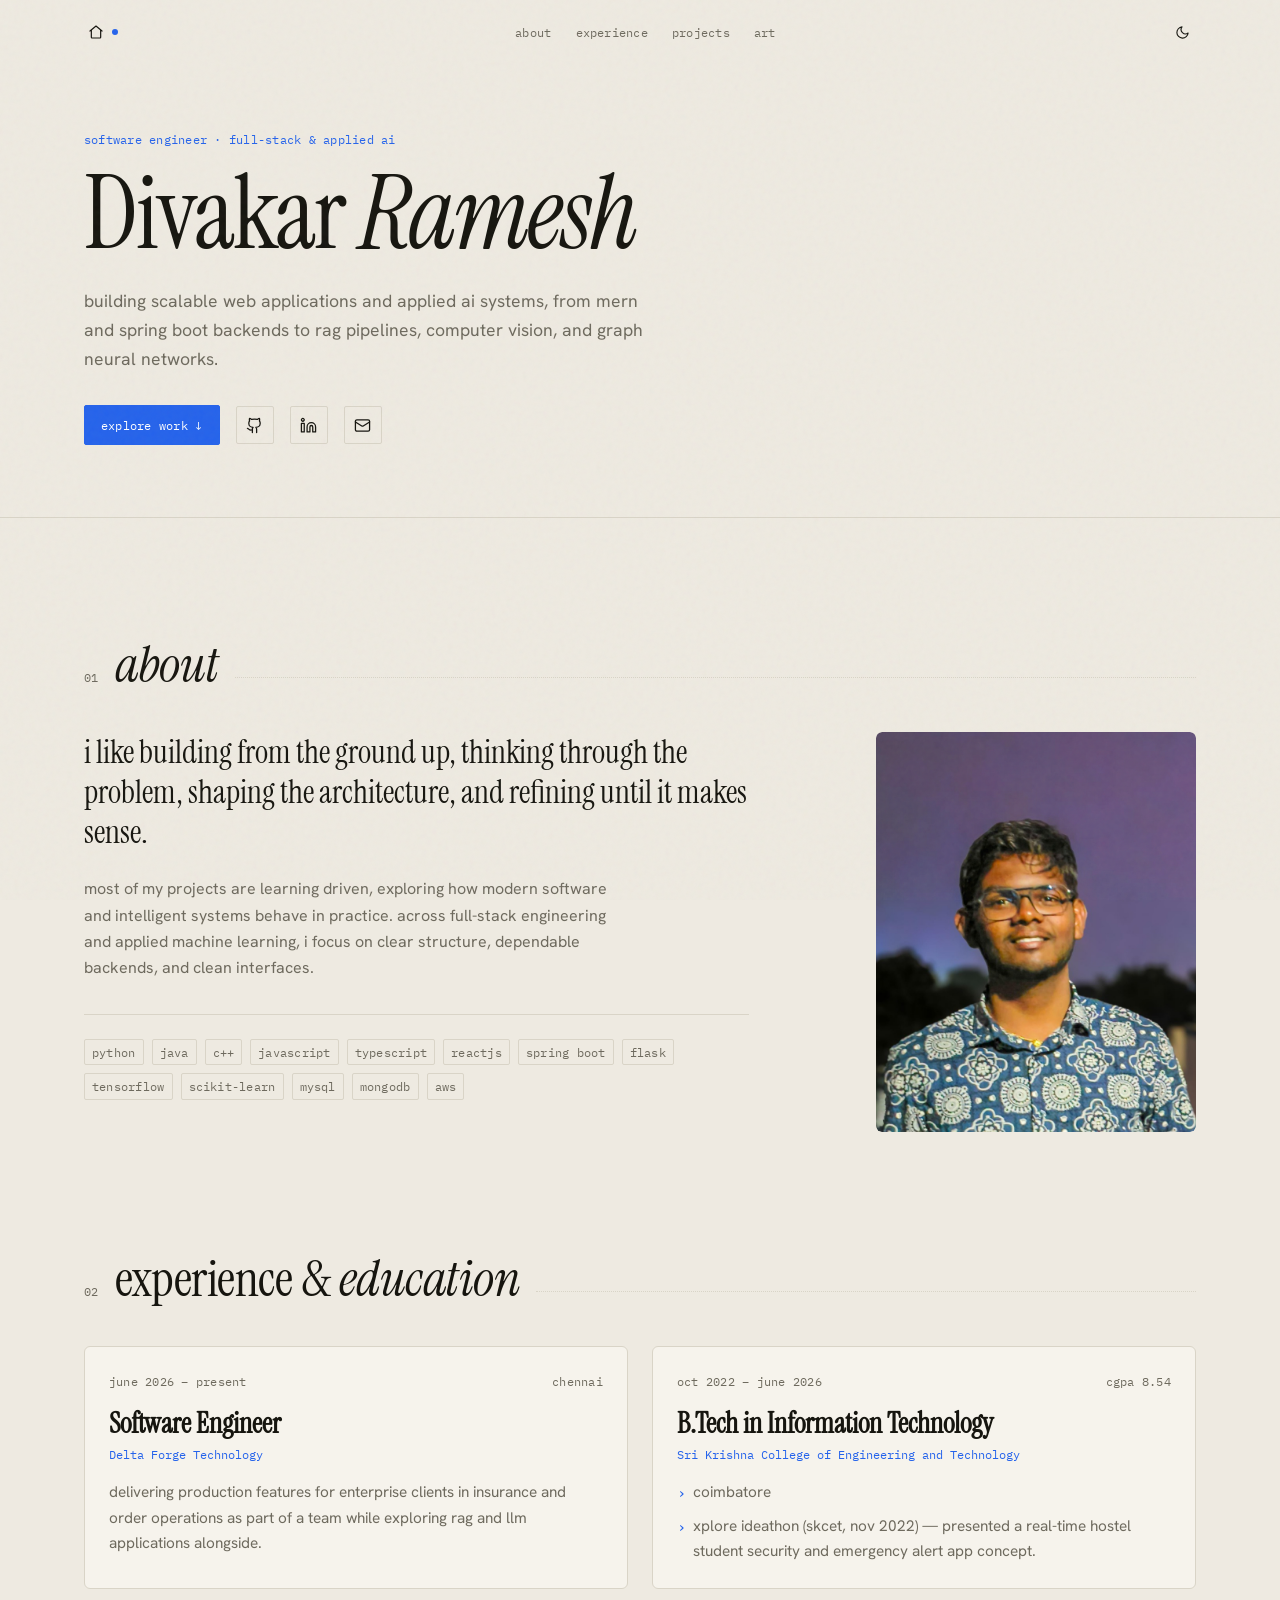
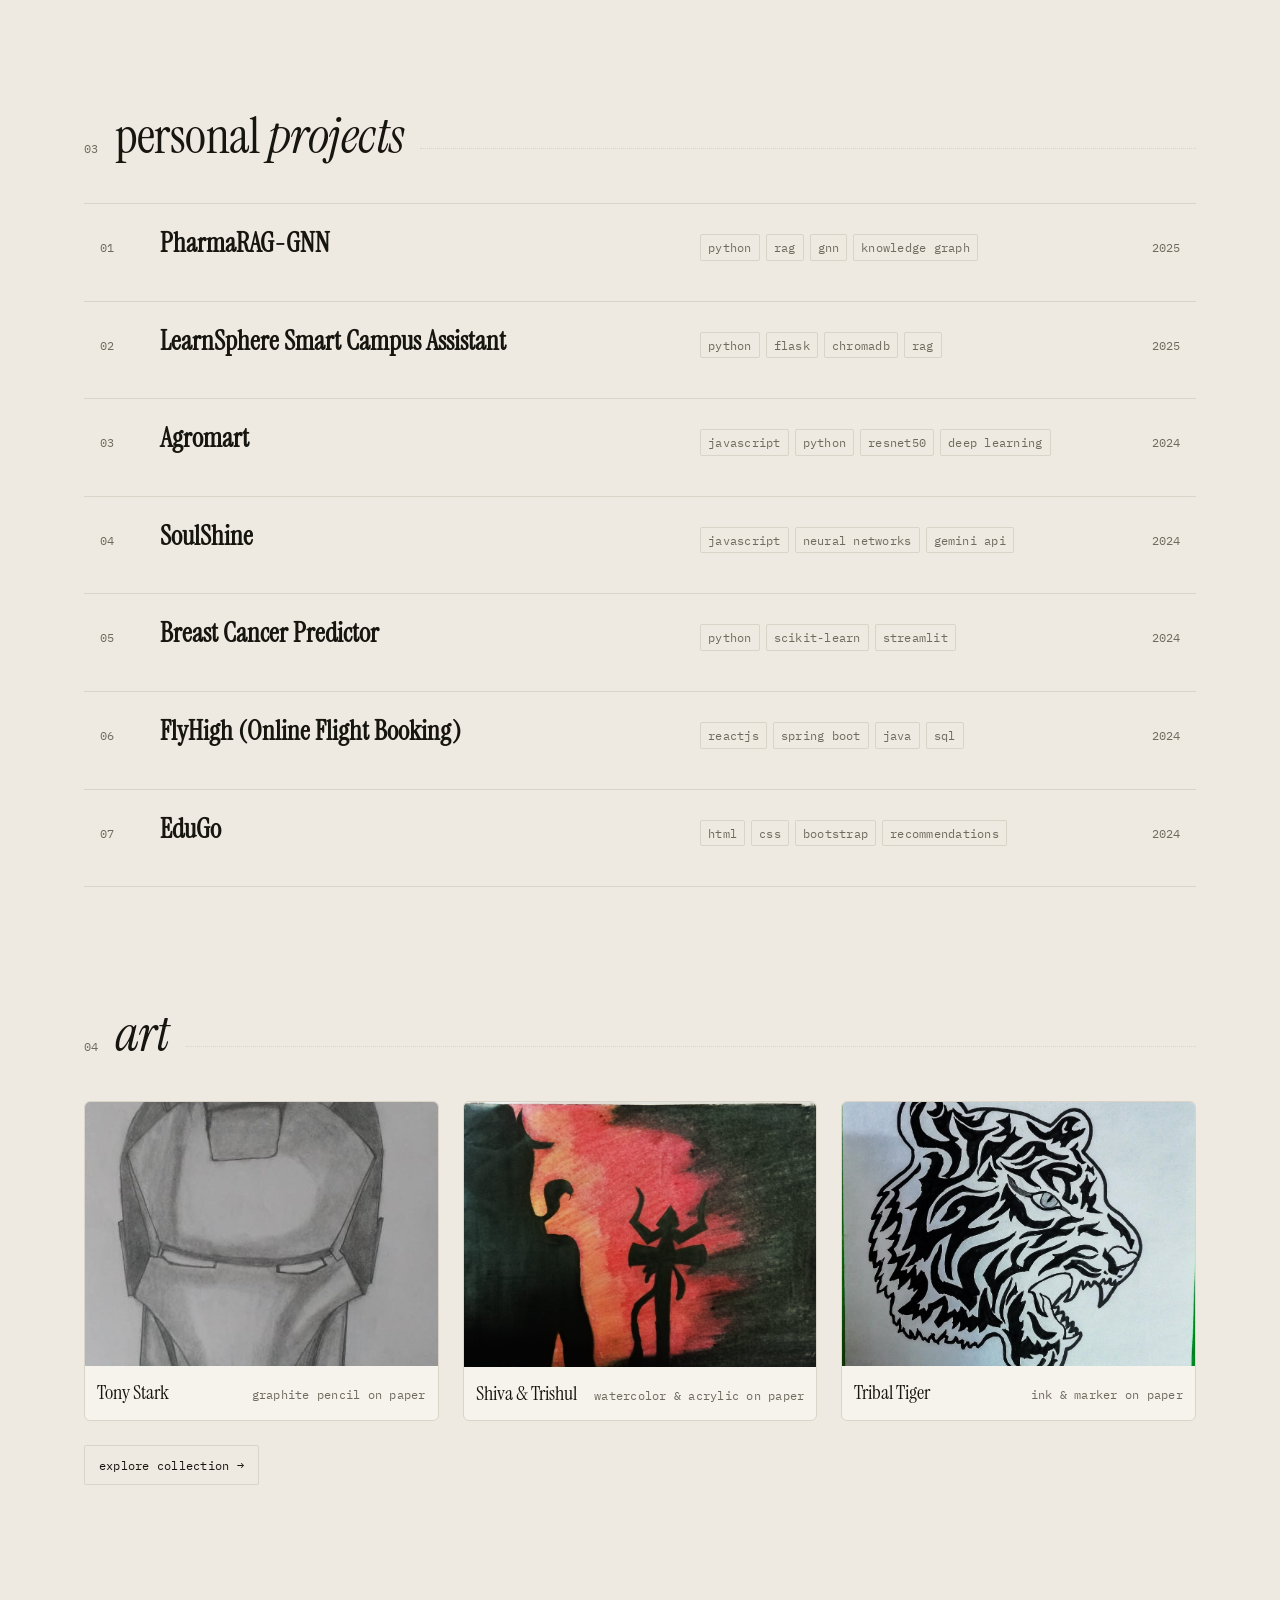
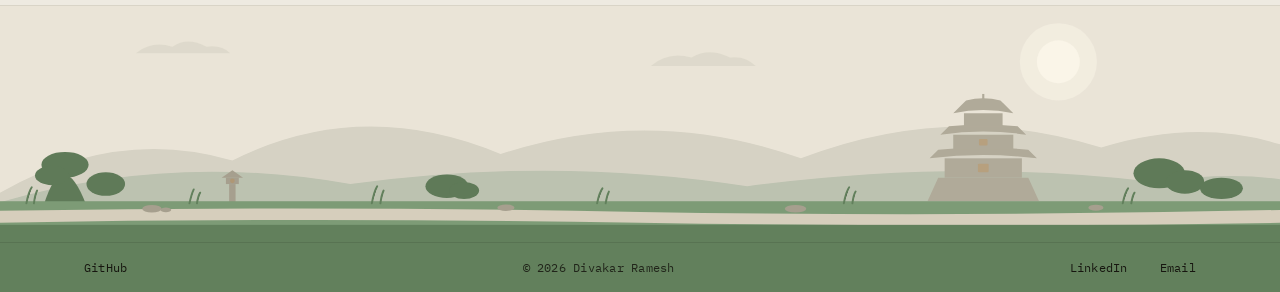
<file: index.html>
<!DOCTYPE html>
<html lang="en">
  <head>
    <meta charset="UTF-8" />
    <meta name="viewport" content="width=device-width, initial-scale=1.0, viewport-fit=cover" />
    <title>Divakar Ramesh</title>
    <meta
      name="description"
      content="Portfolio of Divakar Ramesh — software engineer building scalable full-stack web applications and applied AI systems."
    />
    <link rel="canonical" href="https://divakar74.github.io/Divakar_v1/" />
    <link rel="icon" type="image/svg+xml" href="./assets/favicon.svg" />

    <!-- Open Graph -->
    <meta property="og:type" content="website" />
    <meta property="og:title" content="Divakar Ramesh" />
    <meta
      property="og:description"
      content="Software engineer building scalable full-stack web applications and applied AI systems."
    />
    <meta property="og:url" content="https://divakar74.github.io/Divakar_v1/" />

    <!-- Twitter -->
    <meta name="twitter:card" content="summary" />
    <meta name="twitter:title" content="Divakar Ramesh" />
    <meta
      name="twitter:description"
      content="Software engineer building scalable full-stack web applications and applied AI systems."
    />

    <!-- Fonts -->
    <link rel="preconnect" href="https://fonts.googleapis.com" />
    <link rel="preconnect" href="https://fonts.gstatic.com" crossorigin />
    <link
      href="https://fonts.googleapis.com/css2?family=Hanken+Grotesk:wght@400;500&family=IBM+Plex+Mono:wght@400&family=Instrument+Serif:ital@0;1&display=swap"
      rel="stylesheet"
    />

    <!-- Styles -->
    <link rel="stylesheet" href="./css/tokens.css" />
    <link rel="stylesheet" href="./css/base.css" />
    <link rel="stylesheet" href="./css/layout.css" />
    <link rel="stylesheet" href="./css/components.css" />

    <!-- JSON-LD Person -->
    <script type="application/ld+json">
      {
        "@context": "https://schema.org",
        "@type": "Person",
        "name": "Divakar Ramesh",
        "url": "https://divakar74.github.io/Divakar_v1/",
        "jobTitle": "Software Engineer",
        "sameAs": [
          "https://github.com/Divakar74",
          "https://www.linkedin.com/in/divakar-ramesh/"
        ]
      }
    </script>

    <script>
      try {
        var t = localStorage.getItem('divakar-portfolio-theme');
        if (!t) t = window.matchMedia('(prefers-color-scheme: dark)').matches ? 'dark' : 'light';
        document.documentElement.setAttribute('data-theme', t);
      } catch (e) {}
    </script>
  </head>
  <body>
    <a class="skip-link" href="#main">skip to content</a>

    <header id="site-nav" class="site-nav">
      <div class="container nav-inner">
        <a href="#hero" class="nav-home" aria-label="Back to top">
          <svg width="16" height="16" viewBox="0 0 24 24" fill="none" stroke="currentColor" stroke-width="1.8" stroke-linecap="round" stroke-linejoin="round" aria-hidden="true">
            <path d="M3 10.5 12 3l9 7.5"/>
            <path d="M5 9.5V20a1 1 0 0 0 1 1h12a1 1 0 0 0 1-1V9.5"/>
          </svg>
          <span class="nav-home-dot" aria-hidden="true"></span>
        </a>

        <nav class="nav-links" aria-label="Primary navigation">
          <a class="nav-link" href="#about">about</a>
          <a class="nav-link" href="#experience">experience</a>
          <a class="nav-link" href="#projects">projects</a>
          <a class="nav-link" href="#art">art</a>
        </nav>

        <div class="nav-controls">
          <button
            id="theme-toggle"
            class="theme-icon-btn"
            type="button"
            aria-pressed="false"
            aria-label="Toggle light and dark theme"
          ></button>
          <button
            id="menu-toggle"
            class="menu-toggle"
            type="button"
            aria-expanded="false"
            aria-controls="mobile-menu"
          >
            menu
          </button>
        </div>
      </div>
    </header>

    <!-- Mobile full-screen overlay menu -->
    <div id="mobile-menu" class="mobile-menu" role="dialog" aria-modal="true" aria-label="Mobile navigation" hidden>
      <div class="mobile-menu-head">
        <span class="mono">menu</span>
        <button id="mobile-menu-close" class="icon-btn" type="button" aria-label="Close menu">
          <svg width="15" height="15" viewBox="0 0 24 24" fill="none" stroke="currentColor" stroke-width="1.8" stroke-linecap="round" aria-hidden="true">
            <path d="M18 6 6 18M6 6l12 12"/>
          </svg>
        </button>
      </div>
      <nav class="mobile-menu-links" aria-label="Mobile links">
        <a class="mobile-menu-link" href="#about">about</a>
        <a class="mobile-menu-link" href="#experience">experience</a>
        <a class="mobile-menu-link" href="#projects">projects</a>
        <a class="mobile-menu-link" href="#art">art</a>
      </nav>
      <span class="mono">press esc to close</span>
    </div>

    <main id="main">
      <!-- Editorial Hero -->
      <section id="hero" class="hero-section" aria-label="Introduction">
        <div class="container">
          <p id="hero-eyebrow" class="hero-eyebrow">software engineer · full-stack &amp; applied ai</p>
          <h1 class="hero-title">Divakar <span class="serif-italic">Ramesh</span></h1>
          <p id="hero-lead" class="hero-lead">
            building scalable web applications and applied ai systems, from mern and spring boot backends to rag pipelines, computer vision, and graph neural networks.
          </p>
          <div class="hero-actions">
            <a class="btn-primary" href="#experience">explore work ↓</a>
            <a class="hero-icon-link" href="https://github.com/Divakar74" target="_blank" rel="noopener noreferrer" aria-label="GitHub profile">
              <svg width="17" height="17" viewBox="0 0 24 24" fill="none" stroke="currentColor" stroke-width="1.8" stroke-linecap="round" stroke-linejoin="round" aria-hidden="true">
                <path d="M15 22v-4a4.8 4.8 0 0 0-1-3.5c3 0 6-2 6-5.5.08-1.25-.27-2.48-1-3.5.28-1.15.28-2.35 0-3.5 0 0-1 0-3 1.5-2.64-.5-5.36-.5-8 0C6 2 5 2 5 2c-.3 1.15-.3 2.35 0 3.5A5.403 5.403 0 0 0 4 9c0 3.5 3 5.5 6 5.5-.39.49-.68 1.05-.85 1.65-.17.6-.22 1.23-.15 1.85v4"/>
                <path d="M9 18c-4.51 2-5-2-7-2"/>
              </svg>
            </a>
            <a class="hero-icon-link" href="https://www.linkedin.com/in/divakar-ramesh/" target="_blank" rel="noopener noreferrer" aria-label="LinkedIn profile">
              <svg width="17" height="17" viewBox="0 0 24 24" fill="none" stroke="currentColor" stroke-width="1.8" stroke-linecap="round" stroke-linejoin="round" aria-hidden="true">
                <path d="M16 8a6 6 0 0 1 6 6v7h-4v-7a2 2 0 0 0-2-2 2 2 0 0 0-2 2v7h-4v-7a6 6 0 0 1 6-6z"/>
                <rect width="4" height="12" x="2" y="9"/>
                <circle cx="4" cy="4" r="2"/>
              </svg>
            </a>
            <a class="hero-icon-link" href="mailto:divakarramesh2004@gmail.com" aria-label="Send email">
              <svg width="17" height="17" viewBox="0 0 24 24" fill="none" stroke="currentColor" stroke-width="1.8" stroke-linecap="round" stroke-linejoin="round" aria-hidden="true">
                <rect width="20" height="16" x="2" y="4" rx="2"/>
                <path d="m22 7-8.97 5.7a1.94 1.94 0 0 1-2.06 0L2 7"/>
              </svg>
            </a>
          </div>
        </div>
      </section>

      <!-- 01 · About -->
      <section id="about" class="section container" aria-labelledby="about-heading">
        <div class="section-head reveal">
          <span class="section-index">01</span>
          <h2 id="about-heading" class="section-title"><span class="serif-italic">about</span></h2>
        </div>

        <div class="about-grid reveal reveal-delay-1">
          <div>
            <p id="about-lead" class="about-lead"></p>
            <p id="about-body" class="about-copy"></p>
            <div id="about-skills" class="about-focus" aria-label="Technical skills"></div>
          </div>

          <figure class="about-photo-wrap">
            <img
              id="about-photo"
              class="about-photo"
              src="./assets/divakar.jpg"
              alt="Portrait of Divakar Ramesh"
              loading="lazy"
            />
          </figure>
        </div>
      </section>

      <!-- 02 · Experience & Education -->
      <section id="experience" class="section container" aria-labelledby="exp-heading">
        <div class="section-head reveal">
          <span class="section-index">02</span>
          <h2 id="exp-heading" class="section-title">experience &amp; <span class="serif-italic">education</span></h2>
        </div>

        <div id="exp-edu-grid" class="exp-grid reveal reveal-delay-1"></div>
      </section>

      <!-- 03 · Personal Projects -->
      <section id="projects" class="section container" aria-labelledby="projects-heading">
        <div class="section-head reveal">
          <span class="section-index">03</span>
          <h2 id="projects-heading" class="section-title">personal <span class="serif-italic">projects</span></h2>
        </div>

        <div id="projects-index" class="index-table reveal reveal-delay-1"></div>
      </section>

      <!-- 04 · Art -->
      <section id="art" class="section container" aria-labelledby="art-heading">
        <div class="section-head reveal">
          <span class="section-index">04</span>
          <h2 id="art-heading" class="section-title"><span class="serif-italic">art</span></h2>
        </div>

        <div id="art-preview-grid" class="art-preview-grid reveal reveal-delay-1"></div>

        <div class="art-actions reveal reveal-delay-2">
          <button id="explore-art-btn" class="btn-ghost" type="button">explore collection →</button>
        </div>
      </section>

      <noscript>
        <section class="section container">
          <p class="mono">personal projects:</p>
          <ul style="margin-top: 16px; display: grid; gap: 8px;">
            <li><a href="https://github.com/Divakar74/PharmaRAG-GNN">PharmaRAG-GNN</a> — explainable hybrid knowledge-graph rag + gnn for drug–drug interaction prediction</li>
            <li><a href="https://github.com/Divakar74/LearnSphere-Smart_Campus_Assisstant">LearnSphere Smart Campus Assistant</a> — ai document processing and student support</li>
            <li><a href="https://github.com/Divakar74/Agromart">Agromart</a> — crop disease predictor using ResNet50 (92% accuracy)</li>
            <li><a href="https://github.com/Divakar74/App-Development-SoulShine">SoulShine</a> — ai-powered mental health monitoring with neural networks &amp; gemini api</li>
            <li><a href="https://github.com/Divakar74/BreastCancerPred-ML">Breast Cancer Predictor</a> — real-time ml prediction with streamlit ui (85% accuracy)</li>
            <li><a href="https://github.com/Divakar74/FlightTicketBooking">FlyHigh</a> — online flight ticket booking using reactjs &amp; spring boot</li>
            <li><a href="https://github.com/Divakar74/Project-EduGo">EduGo</a> — personalized learning platform with ai-based teacher recommendations</li>
          </ul>
        </section>
      </noscript>
    </main>

    <!-- Unified Animated 2D Japanese Samurai Landscape Footer -->
    <footer id="site-footer" class="samurai-footer">
      <div class="samurai-stage">
        <svg class="samurai-landscape" viewBox="0 0 1200 220" preserveAspectRatio="xMidYMax slice" aria-hidden="true">
          <!-- Celestial sun / moon -->
          <circle cx="990" cy="52" r="36" fill="var(--land-celestial-glow)" />
          <circle cx="990" cy="52" r="20" fill="var(--land-celestial)" />

          <!-- Subtle clouds -->
          <g class="land-cloud" fill="var(--land-hill-far)" opacity="0.55">
            <path d="M130 44 Q145 32 164 38 Q178 28 196 38 Q210 36 218 44 Z" />
            <path d="M610 56 Q626 42 648 48 Q664 38 684 48 Q698 46 708 56 Z" />
          </g>

          <!-- Background Mountain Range (organic curves) -->
          <path d="M0 176 Q110 112 220 144 Q340 84 470 138 Q610 92 750 142 Q890 88 1030 132 Q1120 104 1200 130 L1200 220 L0 220 Z" fill="var(--land-hill-far)" />

          <!-- Midground Rolling Hills -->
          <path d="M0 184 Q160 136 330 166 Q520 140 700 168 Q900 142 1080 164 Q1150 154 1200 162 L1200 220 L0 220 Z" fill="var(--land-hill-near)" />

          <!-- Detailed Japanese Castle / Pagoda Silhouette -->
          <g transform="translate(860, 82)" fill="var(--land-castle)">
            <!-- Stone foundation (ishigaki) -->
            <polygon points="8,100 112,100 102,78 18,78" />
            <!-- Tier 1 -->
            <rect x="24" y="60" width="72" height="18" />
            <path d="M10 60 Q60 54 110 60 L102 52 Q60 48 18 52 Z" />
            <!-- Tier 2 -->
            <rect x="32" y="38" width="56" height="14" />
            <path d="M20 38 Q60 32 100 38 L92 30 Q60 27 28 30 Z" />
            <!-- Tier 3 -->
            <rect x="42" y="18" width="36" height="12" />
            <path d="M32 18 Q60 12 88 18 L76 6 Q60 2 44 6 Z" />
            <rect x="59" y="0" width="2" height="6" />
            <!-- Warm architectural lantern glow -->
            <rect x="55" y="65" width="10" height="8" rx="1" fill="var(--land-lantern)" />
            <rect x="56" y="42" width="8" height="6" rx="1" fill="var(--land-lantern)" />
          </g>

          <!-- Organic Pine & Foliage Clusters -->
          <g fill="var(--land-tree)">
            <!-- Left pine grove -->
            <path d="M44 186 Q62 128 84 186 Z" />
            <ellipse cx="64" cy="148" rx="22" ry="12" />
            <ellipse cx="52" cy="158" rx="16" ry="9" />
            <ellipse cx="102" cy="166" rx="18" ry="11" />
            <!-- Midground foliage -->
            <ellipse cx="420" cy="168" rx="20" ry="11" />
            <ellipse cx="436" cy="172" rx="14" ry="8" />
            <!-- Right pine grove -->
            <ellipse cx="1084" cy="156" rx="24" ry="14" />
            <ellipse cx="1108" cy="164" rx="18" ry="11" />
            <ellipse cx="1142" cy="170" rx="20" ry="10" />
          </g>

          <!-- Stone Lantern (Tōrō) -->
          <g transform="translate(210, 152)" fill="var(--land-rock)">
            <rect x="7" y="14" width="6" height="20" />
            <rect x="3" y="32" width="14" height="4" rx="1" />
            <rect x="4" y="8" width="12" height="6" />
            <polygon points="0,8 20,8 10,1" />
            <circle cx="10" cy="11" r="2.2" fill="var(--land-lantern)" />
          </g>

          <!-- Grass Ground & Natural Winding Pathway -->
          <rect x="0" y="182" width="1200" height="38" fill="var(--land-grass)" />
          <path d="M0 191 Q300 186 600 192 Q900 197 1200 190 L1200 202 Q900 207 600 202 Q300 197 0 202 Z" fill="var(--land-path)" />
          <rect x="0" y="204" width="1200" height="16" fill="var(--land-grass-deep)" />

          <!-- Small Stones & Rocks -->
          <g fill="var(--land-rock)">
            <ellipse cx="145" cy="189" rx="9" ry="3.5" />
            <ellipse cx="158" cy="190" rx="5" ry="2.2" />
            <ellipse cx="475" cy="188" rx="8" ry="3" />
            <ellipse cx="745" cy="189" rx="10" ry="3.5" />
            <ellipse cx="1025" cy="188" rx="7" ry="2.8" />
          </g>

          <!-- Varying-Height Grass Tufts -->
          <g class="land-grass-sway" stroke="var(--land-grass-deep)" stroke-width="1.8" stroke-linecap="round">
            <path d="M28 184 Q30 173 33 169 M35 184 Q36 176 38 172" />
            <path d="M180 184 Q182 175 184 171 M187 184 Q188 177 190 174" />
            <path d="M350 184 Q352 173 355 168 M358 184 Q359 176 361 172" />
            <path d="M560 184 Q562 174 565 170 M568 184 Q569 177 571 173" />
            <path d="M790 184 Q792 173 795 169 M798 184 Q799 176 801 173" />
            <path d="M1050 184 Q1052 174 1055 170 M1058 184 Q1059 177 1061 174" />
          </g>
        </svg>

        <!-- Friendly 2D Wandering Samurai Duo -->
        <div id="samurai-a" class="samurai-actor is-walking" aria-hidden="true">
          <span class="samurai-hi">hi!</span>
          <svg class="samurai-svg" viewBox="0 0 64 64">
            <g class="samurai-leg-l">
              <path d="M27 40 L24 55 L29 55 L31 41 Z" fill="#1E293B" />
              <ellipse cx="26" cy="56" rx="3.2" ry="1.8" fill="#475569" />
            </g>
            <g class="samurai-leg-r">
              <path d="M33 40 L35 55 L40 55 L37 40 Z" fill="#0F172A" />
              <ellipse cx="38" cy="56" rx="3.2" ry="1.8" fill="#475569" />
            </g>
            <g class="samurai-upper">
              <g class="samurai-arm-l">
                <path d="M23 26 L18 37 L22 38 L26 28 Z" fill="#1D4ED8" />
                <circle cx="20" cy="38" r="2.2" fill="#E5C19B" />
              </g>
              <path d="M23 25 L41 25 L43 41 L21 41 Z" fill="#2563EB" />
              <path d="M28 25 L32 32 L36 25" fill="none" stroke="#93C5FD" stroke-width="1.3" />
              <rect x="22" y="34" width="20" height="3" fill="#1E3A8A" />
              <circle cx="32" cy="19" r="5.5" fill="#E5C19B" />
              <circle cx="30.2" cy="18.8" r="0.85" fill="#16150F" />
              <circle cx="34.2" cy="18.8" r="0.85" fill="#16150F" />
              <path d="M30.5 21.4 Q32.2 22.8 34 21.4" fill="none" stroke="#8C5A3C" stroke-width="1" stroke-linecap="round" />
              <path d="M16 16 L32 6 L48 16 Q32 18.5 16 16 Z" fill="#D4A857" stroke="#8C6A2B" stroke-width="1" />
              <path d="M23 13 L41 13" stroke="#8C6A2B" stroke-width="0.7" opacity="0.6" />
              <g class="samurai-arm-r">
                <path d="M38 26 L44 36 L40 38 L35 28 Z" fill="#3B82F6" />
                <circle cx="42" cy="37" r="2.3" fill="#E5C19B" />
              </g>
            </g>
          </svg>
        </div>

        <div id="samurai-b" class="samurai-actor samurai-actor--flipped is-walking" aria-hidden="true">
          <span class="samurai-hi">and 2am stack traces</span>
          <svg class="samurai-svg" viewBox="0 0 64 64">
            <g class="samurai-leg-l">
              <path d="M27 40 L24 55 L29 55 L31 41 Z" fill="#292524" />
              <ellipse cx="26" cy="56" rx="3.2" ry="1.8" fill="#57534E" />
            </g>
            <g class="samurai-leg-r">
              <path d="M33 40 L35 55 L40 55 L37 40 Z" fill="#1C1917" />
              <ellipse cx="38" cy="56" rx="3.2" ry="1.8" fill="#57534E" />
            </g>
            <g class="samurai-upper">
              <g class="samurai-arm-l">
                <path d="M23 26 L18 37 L22 38 L26 28 Z" fill="#3F6212" />
                <circle cx="20" cy="38" r="2.2" fill="#E5C19B" />
              </g>
              <path d="M23 25 L41 25 L43 41 L21 41 Z" fill="#4D7C0F" />
              <path d="M28 25 L32 32 L36 25" fill="none" stroke="#BEF264" stroke-width="1.2" />
              <rect x="22" y="34" width="20" height="3" fill="#365314" />
              <circle cx="32" cy="19" r="5.5" fill="#E5C19B" />
              <circle cx="30.2" cy="18.8" r="0.85" fill="#16150F" />
              <circle cx="34.2" cy="18.8" r="0.85" fill="#16150F" />
              <path d="M30.5 21.4 Q32.2 22.8 34 21.4" fill="none" stroke="#8C5A3C" stroke-width="1" stroke-linecap="round" />
              <path d="M16 16 L32 7 L48 16 Q32 18.5 16 16 Z" fill="#A8824A" stroke="#6B4F28" stroke-width="1" />
              <g class="samurai-arm-r">
                <path d="M38 26 L44 36 L40 38 L35 28 Z" fill="#65A30D" />
                <circle cx="42" cy="37" r="2.3" fill="#E5C19B" />
              </g>
            </g>
          </svg>
        </div>
      </div>

      <!-- Single Unified Footer Row -->
      <div class="footer-bar">
        <div class="container footer-unified">
          <a href="https://github.com/Divakar74" target="_blank" rel="noopener noreferrer">GitHub</a>
          <span class="footer-copy">© 2026 Divakar Ramesh</span>
          <div class="footer-right-links">
            <a href="https://www.linkedin.com/in/divakar-ramesh/" target="_blank" rel="noopener noreferrer">LinkedIn</a>
            <a href="mailto:divakarramesh2004@gmail.com">Email</a>
          </div>
        </div>
      </div>
    </footer>

    <!-- Case File & Art Collection Slide-Over Panel -->
    <div id="case-backdrop" class="case-backdrop" hidden>
      <aside
        id="case-panel"
        class="case-panel"
        role="dialog"
        aria-modal="true"
        aria-labelledby="case-title"
      >
        <div class="case-topbar">
          <span id="case-topbar-label" class="mono">case file</span>
          <button id="case-close" class="icon-btn" type="button" aria-label="Close">
            <svg width="15" height="15" viewBox="0 0 24 24" fill="none" stroke="currentColor" stroke-width="1.8" stroke-linecap="round" aria-hidden="true">
              <path d="M18 6 6 18M6 6l12 12"/>
            </svg>
          </button>
        </div>
        <div id="case-body"></div>
      </aside>
    </div>

    <script type="module" src="./js/main.js"></script>
  </body>
</html>
</file>
<file: css/tokens.css>
:root {
  /* Light theme ("paper") */
  --bg: #EEEAE1;
  --surface: #F6F3EC;
  --ink: #16150F;
  --muted: #6E6A5E;
  --line: #D9D4C7;
  --accent: #2563EB;
  --accent-ink: #FFFFFF;
  --bg-blur: rgba(238, 234, 225, 0.86);
  --backdrop: rgba(22, 21, 15, 0.36);

  /* Japanese Landscape Footer Tokens (Daylight) */
  --land-sky: #EAE4D7;
  --land-celestial: #FAF5E8;
  --land-celestial-glow: rgba(250, 245, 232, 0.45);
  --land-hill-far: #D6D2C4;
  --land-hill-near: #BCC2B0;
  --land-castle: #B0AA99;
  --land-tree: #5F7A58;
  --land-grass: #7D9B76;
  --land-grass-deep: #62805C;
  --land-path: #D6CEBC;
  --land-rock: #A69F8E;
  --land-sign-bg: #EAE2D0;
  --land-sign-border: #A69A82;
  --land-sign-post: #8C7B65;
  --land-lantern: rgba(217, 119, 6, 0.18);

  /* Typography */
  --font-display: "Instrument Serif", Georgia, "Times New Roman", serif;
  --font-sans: "Hanken Grotesk", -apple-system, BlinkMacSystemFont, "Segoe UI", sans-serif;
  --font-mono: "IBM Plex Mono", ui-monospace, SFMono-Regular, Menlo, monospace;
  --font-prose: Georgia, "Times New Roman", serif;

  /* Fluid Type Scale */
  --text-hero: clamp(2.8rem, 6.8vw, 5.5rem);
  --text-section: clamp(2.25rem, 4vw, 3.6rem);
  --text-body: 1rem;
  --text-mono: 0.78rem;

  /* Spacing (8px unit) */
  --space-1: 8px;
  --space-2: 16px;
  --space-3: 24px;
  --space-4: 32px;
  --space-5: 40px;
  --space-6: 48px;
  --space-8: 64px;
  --space-9: 72px;
  --space-15: 120px;

  /* Layout */
  --container-max: 1160px;
  --gutter: 24px;

  /* Shape (2px & 6px only) */
  --radius-sm: 2px;
  --radius-md: 6px;

  /* Motion */
  --ease-spring: cubic-bezier(0.16, 1, 0.3, 1);
  --dur-reveal: 0.6s;
  --dur-fast: 0.18s;
}

[data-theme="dark"] {
  /* Dark theme ("lab at night") */
  --bg: #0C0D0C;
  --surface: #141513;
  --ink: #ECE8DD;
  --muted: #8C887B;
  --line: #252622;
  --accent: #60A5FA;
  --accent-ink: #0C0D0C;
  --bg-blur: rgba(12, 13, 12, 0.86);
  --backdrop: rgba(0, 0, 0, 0.6);

  /* Japanese Landscape Footer Tokens (Night) */
  --land-sky: #0F1110;
  --land-celestial: #ECE8DD;
  --land-celestial-glow: rgba(236, 232, 221, 0.12);
  --land-hill-far: #171A18;
  --land-hill-near: #1D2621;
  --land-castle: #222623;
  --land-tree: #1E3829;
  --land-grass: #1C3D2D;
  --land-grass-deep: #132B20;
  --land-path: #1E201D;
  --land-rock: #2D302B;
  --land-sign-bg: #1B1D19;
  --land-sign-border: #3E4239;
  --land-sign-post: #4A443A;
  --land-lantern: rgba(245, 158, 11, 0.25);
}
</file>
<file: css/base.css>
*,
*::before,
*::after {
  box-sizing: border-box;
}

html {
  scroll-behavior: smooth;
  -webkit-text-size-adjust: 100%;
  background-color: var(--bg);
}

body {
  margin: 0;
  min-height: 100vh;
  min-height: 100dvh;
  background-color: var(--bg);
  color: var(--ink);
  font-family: var(--font-sans);
  font-weight: 400;
  font-size: var(--text-body);
  line-height: 1.65;
  -webkit-font-smoothing: antialiased;
  -moz-osx-font-smoothing: grayscale;
  overflow-x: clip;
  transition: background-color var(--dur-fast) ease, color var(--dur-fast) ease;
}

/* Subtle paper grain overlay at 4% opacity */
body::after {
  content: "";
  position: fixed;
  inset: 0;
  pointer-events: none;
  z-index: 900;
  opacity: 0.04;
  background-image: url("data:image/svg+xml,%3Csvg viewBox='0 0 200 200' xmlns='http://www.w3.org/2000/svg'%3E%3Cfilter id='n'%3E%3CfeTurbulence type='fractalNoise' baseFrequency='0.85' numOctaves='3' stitchTiles='stitch'/%3E%3C/filter%3E%3Crect width='100%25' height='100%25' filter='url(%23n)'/%3E%3C/svg%3E");
}

::selection {
  background-color: var(--accent);
  color: var(--accent-ink);
}

h1, h2, h3, h4, p, ul, ol, figure, blockquote {
  margin: 0;
}

ul, ol {
  padding: 0;
  list-style: none;
}

a {
  color: inherit;
  text-decoration: none;
}

button,
input {
  font: inherit;
  color: inherit;
}

/* Visible accent focus rings */
:focus-visible {
  outline: 2px solid var(--accent);
  outline-offset: 3px;
  border-radius: var(--radius-sm);
}

/* Skip link */
.skip-link {
  position: fixed;
  top: -100px;
  left: var(--space-2);
  z-index: 1200;
  background: var(--surface);
  color: var(--ink);
  border: 1px solid var(--accent);
  border-radius: var(--radius-sm);
  padding: var(--space-1) var(--space-2);
  font-family: var(--font-mono);
  font-size: var(--text-mono);
  letter-spacing: 0.02em;
  transition: top var(--dur-fast) ease;
}

.skip-link:focus {
  top: var(--space-2);
}

.sr-only {
  position: absolute;
  width: 1px;
  height: 1px;
  padding: 0;
  margin: -1px;
  overflow: hidden;
  clip: rect(0, 0, 0, 0);
  white-space: nowrap;
  border: 0;
}

.mono {
  font-family: var(--font-mono);
  font-size: var(--text-mono);
  letter-spacing: 0.02em;
  color: var(--muted);
}

.serif-italic {
  font-family: var(--font-display);
  font-style: italic;
}

/* Staggered fade-up reveal */
.reveal {
  opacity: 0;
  transform: translateY(20px);
  transition:
    opacity var(--dur-reveal) var(--ease-spring),
    transform var(--dur-reveal) var(--ease-spring);
}

.reveal.is-visible {
  opacity: 1;
  transform: translateY(0);
}

.reveal-delay-1 { transition-delay: 0.06s; }
.reveal-delay-2 { transition-delay: 0.12s; }
.reveal-delay-3 { transition-delay: 0.18s; }

@media (prefers-reduced-motion: reduce) {
  html {
    scroll-behavior: auto;
  }

  .reveal {
    opacity: 1;
    transform: none;
    transition: none;
  }

  *,
  *::before,
  *::after {
    transition-duration: 0.01ms !important;
    animation-duration: 0.01ms !important;
  }
}
</file>
<file: css/layout.css>
.container {
  width: 100%;
  max-width: var(--container-max);
  margin-inline: auto;
  padding-inline: max(var(--gutter), env(safe-area-inset-left));
  padding-right: max(var(--gutter), env(safe-area-inset-right));
}

.grid-12 {
  display: grid;
  grid-template-columns: repeat(12, minmax(0, 1fr));
  column-gap: var(--space-3);
}

.section {
  position: relative;
  padding-top: var(--space-15);
}

.section:last-of-type {
  padding-bottom: var(--space-15);
}

/* Section header with mono index + dotted hairline rule */
.section-head {
  display: flex;
  align-items: baseline;
  gap: var(--space-2);
  margin-bottom: var(--space-5);
}

.section-index {
  font-family: var(--font-mono);
  font-size: var(--text-mono);
  letter-spacing: 0.02em;
  color: var(--muted);
  flex-shrink: 0;
}

.section-title {
  font-family: var(--font-display);
  font-weight: 400;
  font-size: var(--text-section);
  line-height: 1.05;
  letter-spacing: -0.01em;
  color: var(--ink);
  flex-shrink: 0;
}

.section-head::after {
  content: "";
  flex: 1;
  border-bottom: 1px dotted var(--line);
  transform: translateY(-0.25em);
  min-width: 24px;
}

@media (max-width: 640px) {
  .section {
    padding-top: var(--space-9);
  }

  .section:last-of-type {
    padding-bottom: var(--space-9);
  }

  .section-head {
    margin-bottom: var(--space-4);
  }

  .grid-12 {
    column-gap: var(--space-2);
  }
}
</file>
<file: css/components.css>
/* ==========================================================================
   Sticky Navigation & Mobile Overlay
   ========================================================================== */
.site-nav {
  position: sticky;
  top: 0;
  z-index: 500;
  padding-top: env(safe-area-inset-top);
  border-bottom: 1px solid transparent;
  transition: background-color var(--dur-fast) ease, border-color var(--dur-fast) ease, backdrop-filter var(--dur-fast) ease;
}

.site-nav.is-scrolled {
  background-color: var(--bg-blur);
  backdrop-filter: blur(12px);
  -webkit-backdrop-filter: blur(12px);
  border-bottom-color: var(--line);
}

.nav-inner {
  height: 64px;
  display: flex;
  align-items: center;
  justify-content: space-between;
  gap: var(--space-3);
}

.nav-home {
  display: inline-flex;
  align-items: center;
  gap: 8px;
  color: var(--ink);
  padding: 4px;
  transition: color var(--dur-fast) ease, transform var(--dur-fast) var(--ease-spring);
}

.nav-home:hover {
  color: var(--accent);
  transform: translateY(-1px);
}

.nav-home-dot {
  width: 6px;
  height: 6px;
  border-radius: 50%;
  background-color: var(--accent);
}

.nav-links {
  display: flex;
  align-items: center;
  gap: var(--space-3);
}

.nav-link {
  font-family: var(--font-mono);
  font-size: var(--text-mono);
  letter-spacing: 0.02em;
  color: var(--muted);
  transition: color var(--dur-fast) ease;
}

.nav-link:hover {
  color: var(--ink);
}

.nav-controls {
  display: flex;
  align-items: center;
  gap: var(--space-2);
}

/* Clean borderless icon button for theme toggle */
.theme-icon-btn {
  background: transparent;
  border: none;
  padding: 6px;
  color: var(--ink);
  cursor: pointer;
  display: inline-flex;
  align-items: center;
  justify-content: center;
  transition: color var(--dur-fast) ease, transform var(--dur-fast) var(--ease-spring);
}

.theme-icon-btn:hover {
  color: var(--accent);
  transform: translateY(-1px);
}

.icon-btn {
  background: transparent;
  border: 1px solid var(--line);
  border-radius: var(--radius-sm);
  color: var(--ink);
  cursor: pointer;
  width: 32px;
  height: 32px;
  padding: 0;
  display: inline-flex;
  align-items: center;
  justify-content: center;
  transition: border-color var(--dur-fast) ease, color var(--dur-fast) ease;
}

.icon-btn:hover {
  border-color: var(--accent);
  color: var(--accent);
}

.menu-toggle {
  background: transparent;
  border: 1px solid var(--line);
  border-radius: var(--radius-sm);
  color: var(--ink);
  cursor: pointer;
  padding: 5px 10px;
  font-family: var(--font-mono);
  font-size: var(--text-mono);
  letter-spacing: 0.02em;
  display: none;
}

.menu-toggle:hover {
  border-color: var(--accent);
  color: var(--accent);
}

.mobile-menu {
  position: fixed;
  inset: 0;
  z-index: 800;
  background-color: var(--bg);
  padding: calc(var(--space-4) + env(safe-area-inset-top)) var(--gutter) var(--space-4);
  display: flex;
  flex-direction: column;
  justify-content: space-between;
}

.mobile-menu[hidden] {
  display: none;
}

.mobile-menu-head {
  display: flex;
  align-items: center;
  justify-content: space-between;
}

.mobile-menu-links {
  display: flex;
  flex-direction: column;
  gap: var(--space-3);
}

.mobile-menu-link {
  font-family: var(--font-display);
  font-size: clamp(2.5rem, 10vw, 4rem);
  line-height: 1.05;
  color: var(--ink);
}

.mobile-menu-link:hover {
  color: var(--accent);
}

@media (max-width: 760px) {
  .nav-links {
    display: none;
  }

  .menu-toggle {
    display: inline-flex;
  }
}

/* ==========================================================================
   Hero Section
   ========================================================================== */
.hero-section {
  padding-top: var(--space-8);
  padding-bottom: var(--space-9);
  border-bottom: 1px solid var(--line);
}

.hero-eyebrow {
  font-family: var(--font-mono);
  font-size: var(--text-mono);
  letter-spacing: 0.02em;
  color: var(--accent);
  margin-bottom: var(--space-2);
}

.hero-title {
  font-family: var(--font-display);
  font-weight: 400;
  font-size: clamp(3.2rem, 8.5vw, 6.4rem);
  line-height: 0.94;
  letter-spacing: -0.02em;
  color: var(--ink);
}

.hero-lead {
  margin-top: var(--space-3);
  max-width: 56ch;
  color: var(--muted);
  font-size: 1.1rem;
}

.hero-actions {
  margin-top: var(--space-4);
  display: flex;
  flex-wrap: wrap;
  align-items: center;
  gap: var(--space-2);
}

.btn-primary {
  display: inline-flex;
  align-items: center;
  gap: 8px;
  background-color: var(--accent);
  color: var(--accent-ink);
  border: 1px solid var(--accent);
  border-radius: var(--radius-sm);
  padding: 9px 16px;
  font-family: var(--font-mono);
  font-size: var(--text-mono);
  letter-spacing: 0.02em;
  cursor: pointer;
  transition: opacity var(--dur-fast) ease, transform var(--dur-fast) var(--ease-spring);
}

.btn-primary:hover {
  opacity: 0.9;
  transform: translateY(-2px);
}

.btn-ghost {
  display: inline-flex;
  align-items: center;
  gap: 6px;
  background: transparent;
  border: 1px solid var(--line);
  border-radius: var(--radius-sm);
  padding: 9px 14px;
  font-family: var(--font-mono);
  font-size: var(--text-mono);
  letter-spacing: 0.02em;
  color: var(--ink);
  cursor: pointer;
  transition: border-color var(--dur-fast) ease, color var(--dur-fast) ease;
}

.btn-ghost:hover {
  border-color: var(--accent);
  color: var(--accent);
}

.hero-icon-link {
  width: 38px;
  height: 38px;
  display: inline-flex;
  align-items: center;
  justify-content: center;
  border: 1px solid var(--line);
  border-radius: var(--radius-sm);
  color: var(--ink);
  transition: border-color var(--dur-fast) ease, color var(--dur-fast) ease, transform var(--dur-fast) var(--ease-spring);
}

.hero-icon-link:hover {
  border-color: var(--accent);
  color: var(--accent);
  transform: translateY(-2px);
}

/* ==========================================================================
   Experience & Education
   ========================================================================== */
.exp-grid {
  display: grid;
  grid-template-columns: repeat(2, minmax(0, 1fr));
  gap: var(--space-3);
}

.exp-card {
  border: 1px solid var(--line);
  border-radius: var(--radius-md);
  background-color: var(--surface);
  padding: var(--space-3);
}

.exp-meta {
  display: flex;
  flex-wrap: wrap;
  justify-content: space-between;
  gap: var(--space-1);
  margin-bottom: var(--space-2);
}

.exp-title {
  font-family: var(--font-display);
  font-size: 1.75rem;
  line-height: 1.15;
  color: var(--ink);
}

.exp-org {
  margin-top: 4px;
  font-family: var(--font-mono);
  font-size: var(--text-mono);
  color: var(--accent);
}

.exp-desc {
  margin-top: var(--space-2);
  color: var(--muted);
  font-size: 0.96rem;
}

.exp-list {
  margin-top: var(--space-2);
  display: flex;
  flex-direction: column;
  gap: var(--space-1);
  color: var(--muted);
  font-size: 0.96rem;
}

.exp-list li {
  position: relative;
  padding-left: 16px;
}

.exp-list li::before {
  content: "›";
  position: absolute;
  left: 0;
  color: var(--accent);
  font-family: var(--font-mono);
}

@media (max-width: 780px) {
  .exp-grid {
    grid-template-columns: 1fr;
  }
}

/* ==========================================================================
   Personal Projects (Editorial Index Table)
   ========================================================================== */
.index-table {
  border-top: 1px solid var(--line);
}

.index-row {
  display: grid;
  grid-template-columns: 44px minmax(0, 1.35fr) minmax(0, 1.05fr) 56px;
  align-items: baseline;
  gap: var(--space-2);
  padding: var(--space-3) var(--space-2);
  border-bottom: 1px solid var(--line);
  cursor: pointer;
  background-color: transparent;
  transition: background-color var(--dur-fast) ease, transform var(--dur-fast) var(--ease-spring);
}

.index-row:hover {
  background-color: var(--surface);
  transform: translateY(-2px);
}

.index-num {
  font-family: var(--font-mono);
  font-size: var(--text-mono);
  color: var(--muted);
}

.index-title {
  font-family: var(--font-display);
  font-size: clamp(1.45rem, 2.1vw, 1.95rem);
  line-height: 1.15;
  color: var(--ink);
}

.index-row:hover .index-title {
  color: var(--accent);
}

.index-preview {
  grid-column: 2 / -1;
  max-height: 0;
  overflow: hidden;
  opacity: 0;
  color: var(--muted);
  font-size: 0.94rem;
  transition: max-height 0.28s var(--ease-spring), opacity 0.24s ease, margin-top 0.24s ease;
}

.index-row:hover .index-preview,
.index-row:focus-within .index-preview {
  max-height: 90px;
  opacity: 1;
  margin-top: 6px;
}

.index-tags {
  display: flex;
  flex-wrap: wrap;
  gap: 6px;
}

.tag {
  font-family: var(--font-mono);
  font-size: var(--text-mono);
  letter-spacing: 0.02em;
  color: var(--muted);
  border: 1px solid var(--line);
  border-radius: var(--radius-sm);
  padding: 2px 7px;
}

.index-year {
  font-family: var(--font-mono);
  font-size: var(--text-mono);
  color: var(--muted);
  text-align: right;
}

@media (max-width: 780px) {
  .index-row {
    grid-template-columns: 36px 1fr auto;
    padding-inline: 0;
  }

  .index-tags {
    grid-column: 2 / -1;
    order: 4;
  }

  .index-preview {
    grid-column: 2 / -1;
    max-height: none;
    opacity: 1;
    margin-top: 4px;
    order: 5;
  }
}

/* ==========================================================================
   About (Portrait with Gentle Edge Fade, No Heavy Shadow)
   ========================================================================== */
.about-grid {
  display: grid;
  grid-template-columns: minmax(0, 1.25fr) minmax(0, 0.75fr);
  gap: var(--space-6);
  align-items: start;
}

.about-lead {
  font-family: var(--font-display);
  font-size: clamp(1.65rem, 2.5vw, 2.3rem);
  line-height: 1.25;
  color: var(--ink);
  margin-bottom: var(--space-3);
}

.about-copy {
  max-width: 60ch;
  color: var(--muted);
}

.about-focus {
  margin-top: var(--space-4);
  padding-top: var(--space-3);
  border-top: 1px solid var(--line);
  display: flex;
  flex-wrap: wrap;
  gap: var(--space-1);
}

.about-photo-wrap {
  position: relative;
  border-radius: var(--radius-md);
  max-width: 320px;
  justify-self: end;
  overflow: hidden;
  transition: transform 0.35s var(--ease-spring);
}

.about-photo-wrap:hover {
  transform: translateY(-4px);
}

.about-photo {
  display: block;
  width: 100%;
  aspect-ratio: 4 / 5;
  object-fit: cover;
  object-position: center 22%;
  border-radius: var(--radius-md);
}

@media (max-width: 820px) {
  .about-grid {
    grid-template-columns: 1fr;
    gap: var(--space-4);
  }

  .about-photo-wrap {
    justify-self: start;
    max-width: 260px;
  }
}

/* ==========================================================================
   Art Preview & Collection Drawer
   ========================================================================== */
.art-preview-grid {
  display: grid;
  grid-template-columns: repeat(3, minmax(0, 1fr));
  gap: var(--space-3);
}

.art-card {
  border: 1px solid var(--line);
  border-radius: var(--radius-md);
  background-color: var(--surface);
  overflow: hidden;
  cursor: pointer;
  transition: transform 0.25s var(--ease-spring), border-color var(--dur-fast) ease;
}

.art-card:hover {
  transform: translateY(-4px);
  border-color: var(--accent);
}

.art-card img {
  display: block;
  width: 100%;
  aspect-ratio: 4 / 3;
  object-fit: cover;
}

.art-card-caption {
  padding: 10px 12px;
  display: flex;
  justify-content: space-between;
  align-items: baseline;
  gap: var(--space-1);
}

.art-card-title {
  font-family: var(--font-display);
  font-size: 1.25rem;
  color: var(--ink);
}

.art-actions {
  margin-top: var(--space-3);
}

.art-gallery-grid {
  display: grid;
  grid-template-columns: repeat(2, minmax(0, 1fr));
  gap: var(--space-2);
}

@media (max-width: 720px) {
  .art-preview-grid,
  .art-gallery-grid {
    grid-template-columns: 1fr;
  }
}

/* ==========================================================================
   Unified Animated 2D Japanese Samurai Landscape Footer
   ========================================================================== */
.samurai-footer {
  position: relative;
  border-top: 1px solid var(--line);
  background-color: var(--land-sky);
  transition: background-color var(--dur-fast) ease;
}

.samurai-stage {
  position: relative;
  width: 100%;
  height: 236px;
  overflow: hidden;
}

.samurai-landscape {
  position: absolute;
  inset: 0;
  width: 100%;
  height: 100%;
  display: block;
}

.land-grass-sway {
  transform-origin: bottom center;
  animation: grassSway 4.2s ease-in-out infinite alternate;
}

.land-cloud {
  animation: cloudDrift 32s linear infinite;
}

@keyframes grassSway {
  0% { transform: skewX(-1.5deg); }
  100% { transform: skewX(1.5deg); }
}

@keyframes cloudDrift {
  0% { transform: translateX(-35px); }
  100% { transform: translateX(35px); }
}

/* Wandering Friendly Samurai */
.samurai-actor {
  position: absolute;
  bottom: 24px;
  left: -70px;
  width: 64px;
  height: 76px;
  z-index: 6;
  pointer-events: none;
  will-change: transform;
}

.samurai-hi {
  position: absolute;
  bottom: 66px;
  left: 50%;
  transform: translateX(-50%) scale(0.88);
  background-color: var(--surface);
  color: var(--ink);
  border: 1px solid var(--line);
  border-radius: var(--radius-sm);
  padding: 4px 8px;
  font-family: var(--font-mono);
  font-size: 0.68rem;
  line-height: 1.3;
  width: max-content;
  max-width: 170px;
  text-align: center;
  opacity: 0;
  transition: opacity 0.2s ease, transform 0.2s var(--ease-spring);
}

.samurai-actor.is-talking .samurai-hi {
  opacity: 1;
  transform: translateX(-50%) scale(1);
}

.samurai-actor.is-talking .samurai-arm-r {
  transform-origin: 40px 27px;
  animation: armWave 0.38s ease-in-out infinite alternate;
}

.samurai-svg {
  width: 64px;
  height: 64px;
  margin-top: 12px;
  display: block;
  transform-origin: center 55%;
}

.samurai-actor--flipped .samurai-svg {
  transform: scaleX(-1);
}

.samurai-sword {
  opacity: 0;
  transform-origin: 41px 35px;
  transition: opacity 0.15s ease;
}

.samurai-actor.is-sparring .samurai-sword {
  opacity: 1;
  animation: swordSwing 0.36s ease-in-out infinite alternate;
}

.samurai-actor.is-sparring .samurai-arm-r {
  transform-origin: 40px 27px;
  animation: armSpar 0.36s ease-in-out infinite alternate;
}

.samurai-spark {
  position: absolute;
  bottom: 58px;
  font-family: var(--font-mono);
  font-size: 0.9rem;
  color: var(--accent);
  opacity: 0;
  z-index: 7;
  pointer-events: none;
}

.samurai-spark.is-active {
  animation: sparkPop 0.36s ease-in-out infinite alternate;
}

/* 2D Dragon Boss */
.samurai-dragon {
  position: absolute;
  bottom: 92px;
  width: 84px;
  height: 56px;
  z-index: 5;
  pointer-events: none;
  opacity: 0;
  transform: translateY(-28px) scale(0.85);
  transition: opacity 0.25s ease, transform 0.35s var(--ease-spring);
}

.samurai-dragon.is-active {
  opacity: 1;
  animation: dragonHover 0.8s ease-in-out infinite alternate;
}

.samurai-dragon.is-defeated {
  opacity: 0;
  transform: translateY(-56px) scale(0.4) rotate(18deg);
}

@keyframes dragonHover {
  0%   { transform: translateY(0) scale(1); }
  100% { transform: translateY(-10px) scale(1.04); }
}

@keyframes armSpar {
  0% { transform: rotate(-18deg); }
  100% { transform: rotate(-68deg); }
}

@keyframes swordSwing {
  0% { transform: rotate(-12deg); }
  100% { transform: rotate(-55deg); }
}

@keyframes sparkPop {
  0% { opacity: 0.25; transform: scale(0.8); }
  100% { opacity: 1; transform: scale(1.25); }
}

/* Limb & action animations */
.samurai-actor.is-walking .samurai-leg-l {
  transform-origin: 29px 41px;
  animation: legSwing 0.52s ease-in-out infinite alternate;
}

.samurai-actor.is-walking .samurai-leg-r {
  transform-origin: 35px 41px;
  animation: legSwing 0.52s ease-in-out infinite alternate-reverse;
}

.samurai-actor.is-walking .samurai-arm-l {
  transform-origin: 24px 27px;
  animation: armSwing 0.52s ease-in-out infinite alternate-reverse;
}

.samurai-actor.is-walking .samurai-arm-r {
  transform-origin: 40px 27px;
  animation: armSwing 0.52s ease-in-out infinite alternate;
}

.samurai-actor.is-waving .samurai-arm-r {
  transform-origin: 40px 27px;
  animation: armWave 0.35s ease-in-out infinite alternate;
}

.samurai-actor.is-bowing .samurai-upper {
  transform-origin: 32px 40px;
  animation: politeBow 1.2s ease-in-out forwards;
}

.samurai-actor.is-somersault .samurai-svg {
  animation: somersaultSpin 0.85s cubic-bezier(0.32, 0.08, 0.24, 1) forwards;
}

@keyframes legSwing {
  0% { transform: rotate(-18deg); }
  100% { transform: rotate(18deg); }
}

@keyframes armSwing {
  0% { transform: rotate(-14deg); }
  100% { transform: rotate(14deg); }
}

@keyframes armWave {
  0% { transform: rotate(-115deg); }
  100% { transform: rotate(-145deg); }
}

@keyframes politeBow {
  0%, 100% { transform: rotate(0deg); }
  35%, 65% { transform: rotate(22deg); }
}

@keyframes somersaultSpin {
  0%   { transform: translateY(0) rotate(0deg); }
  50%  { transform: translateY(-34px) rotate(180deg); }
  100% { transform: translateY(0) rotate(360deg); }
}

.samurai-footer.is-paused * {
  animation-play-state: paused !important;
}

/* Single Unified Footer Info Row */
.footer-bar {
  background-color: var(--land-grass-deep);
  border-top: 1px solid rgba(255, 255, 255, 0.08);
  padding-block: 14px;
  padding-bottom: calc(14px + env(safe-area-inset-bottom));
}

[data-theme="light"] .footer-bar {
  border-top-color: rgba(22, 21, 15, 0.12);
}

.footer-unified {
  display: flex;
  flex-wrap: wrap;
  align-items: center;
  justify-content: space-between;
  gap: var(--space-2);
  font-family: var(--font-mono);
  font-size: var(--text-mono);
  letter-spacing: 0.02em;
  color: #ECE8DD;
}

[data-theme="light"] .footer-unified {
  color: #16150F;
}

.footer-unified a {
  color: inherit;
  transition: color var(--dur-fast) ease;
}

.footer-unified a:hover {
  color: var(--accent);
}

.footer-copy {
  opacity: 0.85;
}

.footer-right-links {
  display: flex;
  align-items: center;
  gap: var(--space-4);
}

@media (max-width: 640px) {
  .samurai-stage {
    height: 184px;
  }

  .footer-unified {
    justify-content: center;
    text-align: center;
    gap: var(--space-1) var(--space-3);
  }
}

@media (prefers-reduced-motion: reduce) {
  .samurai-actor {
    left: 16% !important;
    transform: none !important;
  }

  .samurai-actor *,
  .land-grass-sway,
  .land-cloud {
    animation: none !important;
  }
}

/* ==========================================================================
   Case File & Art Collection Slide-Over Panel
   ========================================================================== */
.case-backdrop {
  position: fixed;
  inset: 0;
  z-index: 1000;
  background-color: var(--backdrop);
  display: flex;
  justify-content: flex-end;
}

.case-backdrop[hidden] {
  display: none;
}

.case-panel {
  width: min(720px, 100%);
  height: 100%;
  height: 100dvh;
  background-color: var(--surface);
  border-left: 1px solid var(--line);
  overflow-y: auto;
  padding: var(--space-4) var(--space-4) var(--space-8);
  padding-bottom: calc(var(--space-8) + env(safe-area-inset-bottom));
  animation: slideIn 0.3s var(--ease-spring);
}

@keyframes slideIn {
  from {
    transform: translateX(24px);
    opacity: 0;
  }
  to {
    transform: translateX(0);
    opacity: 1;
  }
}

.case-topbar {
  display: flex;
  align-items: center;
  justify-content: space-between;
  padding-bottom: var(--space-3);
  border-bottom: 1px solid var(--line);
  margin-bottom: var(--space-4);
}

.case-meta {
  display: grid;
  grid-template-columns: repeat(auto-fit, minmax(140px, 1fr));
  gap: var(--space-2);
  padding: var(--space-2) 0;
  border-top: 1px solid var(--line);
  border-bottom: 1px solid var(--line);
  margin-bottom: var(--space-4);
}

.case-meta-label {
  display: block;
  font-family: var(--font-mono);
  font-size: var(--text-mono);
  color: var(--muted);
}

.case-meta-val {
  font-family: var(--font-mono);
  font-size: var(--text-mono);
  color: var(--ink);
}

.case-meta-link {
  color: var(--accent);
  border-bottom: 1px solid var(--accent);
}

.case-title {
  font-family: var(--font-display);
  font-weight: 400;
  font-size: clamp(2.2rem, 4vw, 3.2rem);
  line-height: 1.08;
  margin-bottom: var(--space-2);
}

.case-section {
  margin-top: var(--space-4);
}

.case-section-label {
  font-family: var(--font-mono);
  font-size: var(--text-mono);
  color: var(--muted);
  margin-bottom: var(--space-1);
}

.case-prose {
  font-family: var(--font-prose);
  font-size: 1.125rem;
  line-height: 1.7;
  max-width: 62ch;
  color: var(--ink);
}

.case-output-grid {
  margin-top: var(--space-2);
  display: grid;
  gap: var(--space-2);
}

.case-output-img {
  width: 100%;
  height: auto;
  border-radius: var(--radius-md);
  border: 1px solid var(--line);
  display: block;
}
</file>
